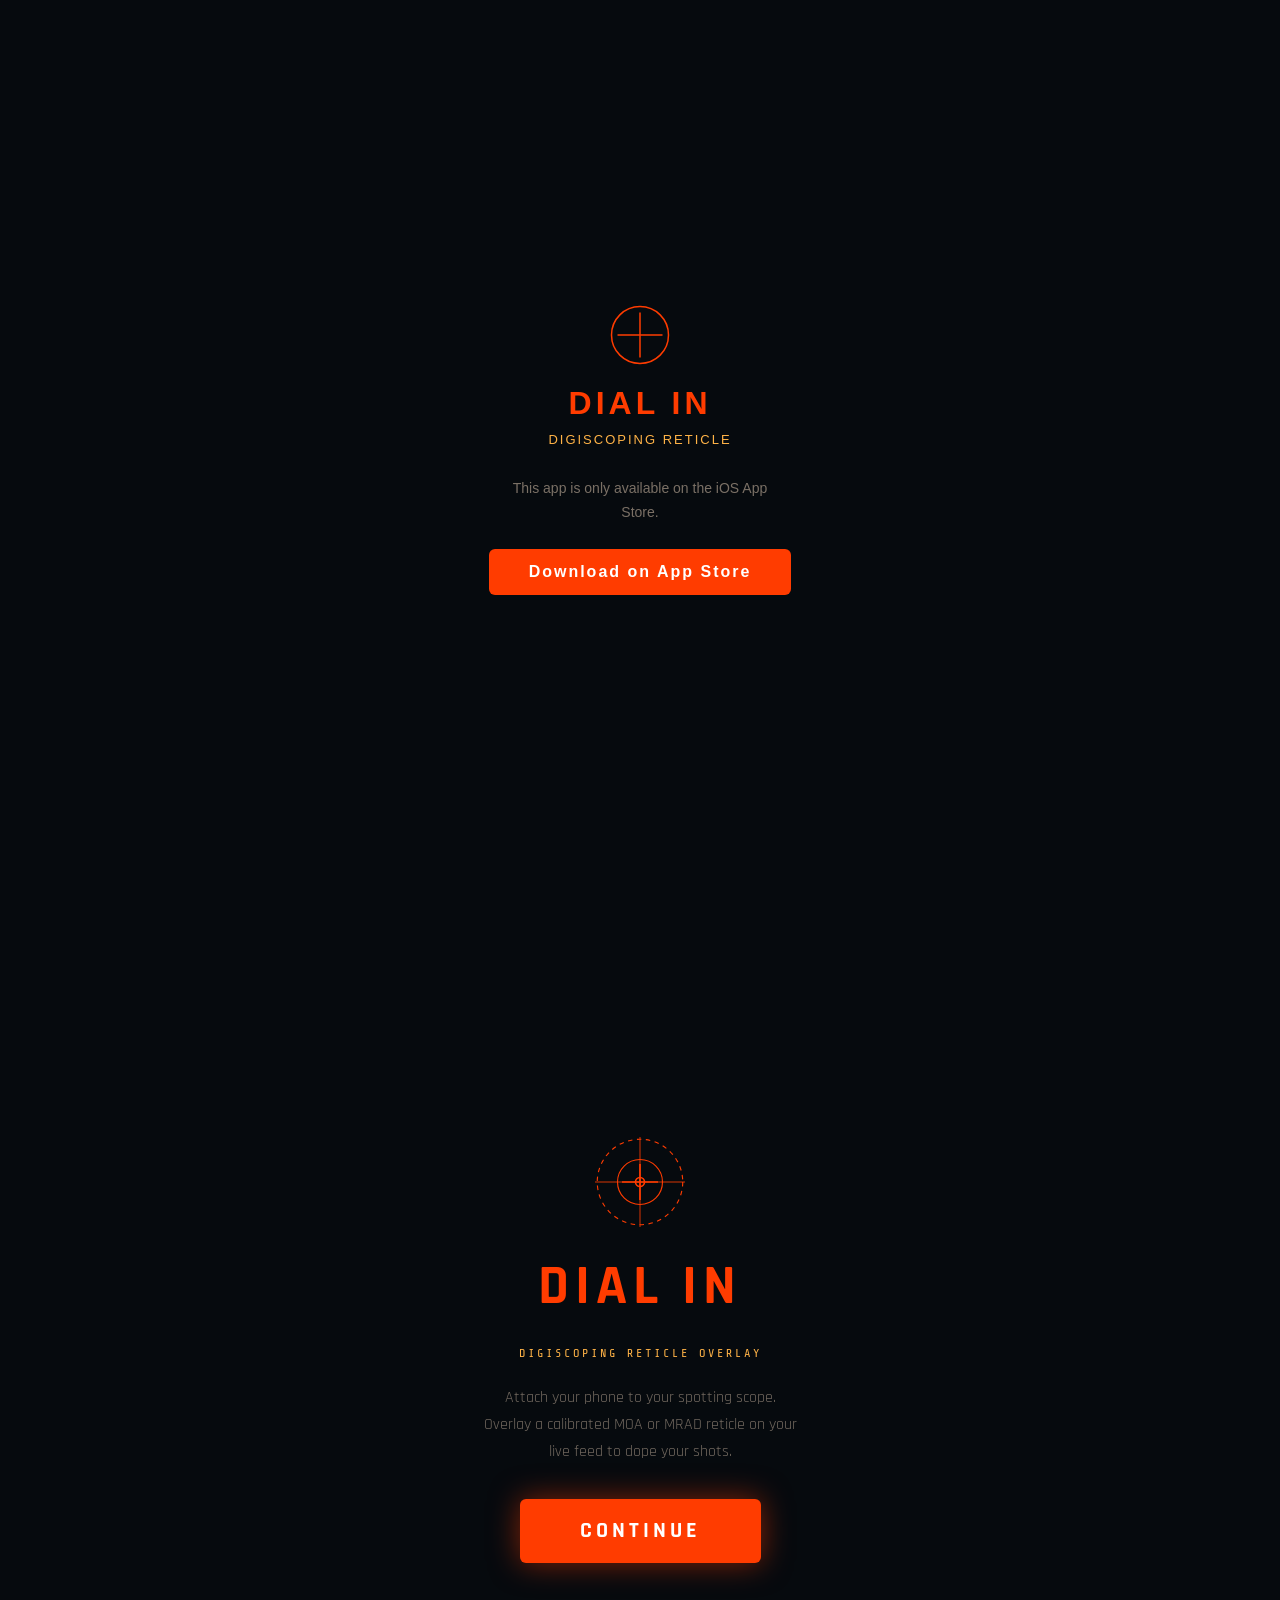
<file: index.html>
<!DOCTYPE html>
<html lang="en">

  <head>
    <meta charset="UTF-8">
    <title>Untitled</title>
    <link rel="stylesheet" href="./style.css">

  </head>
    
  <body>
  <script>
(function(){
  var isNative=window.location.protocol==='capacitor:'||
    (typeof window.Capacitor!=='undefined'&&window.Capacitor.isNativePlatform&&window.Capacitor.isNativePlatform());
  if(!isNative){
    document.write('<div style="background:#060a0e;color:#ff3c00;height:100vh;display:flex;flex-direction:column;align-items:center;justify-content:center;text-align:center;font-family:Arial,sans-serif;padding:40px"><svg width="60" height="60" viewBox="0 0 80 80" fill="none"><circle cx="40" cy="40" r="38" stroke="#ff3c00" stroke-width="2"/><line x1="40" y1="10" x2="40" y2="70" stroke="#ff3c00" stroke-width="2"/><line x1="10" y1="40" x2="70" y2="40" stroke="#ff3c00" stroke-width="2"/></svg><h1 style="font-size:32px;letter-spacing:4px;margin:20px 0 10px">DIAL IN</h1><p style="color:#ffb347;font-size:13px;letter-spacing:2px;margin-bottom:30px">DIGISCOPING RETICLE</p><p style="color:rgba(200,180,160,0.6);font-size:14px;line-height:1.7;max-width:280px">This app is only available on the iOS App Store.</p><a href="https://apps.apple.com/app/id6761078492" style="margin-top:24px;padding:14px 40px;background:#ff3c00;color:#fff;text-decoration:none;border-radius:6px;font-size:16px;font-weight:700;letter-spacing:2px">Download on App Store</a></div>');
    document.close();
  }
})();
</script>
<div id="app">
  <div id="flash"></div>
  <div id="toast"></div>

  <div id="splash">
    <svg class="crosshair-preview" viewBox="0 0 80 80" fill="none">
      <circle cx="40" cy="40" r="38" stroke="#ff3c00" stroke-width="1" stroke-dasharray="4 4"/>
      <circle cx="40" cy="40" r="20" stroke="#ff3c00" stroke-width="1"/>
      <circle cx="40" cy="40" r="4" stroke="#ff3c00" stroke-width="1.5"/>
      <line x1="40" y1="0" x2="40" y2="80" stroke="#ff3c00" stroke-width="0.75"/>
      <line x1="0" y1="40" x2="80" y2="40" stroke="#ff3c00" stroke-width="0.75"/>
      <line x1="40" y1="24" x2="40" y2="56" stroke="#ff3c00" stroke-width="1.5"/>
      <line x1="24" y1="40" x2="56" y2="40" stroke="#ff3c00" stroke-width="1.5"/>
    </svg>
 <h1>DIAL IN</h1>
    <div class="tagline">Digiscoping Reticle Overlay</div>
    <p>Attach your phone to your spotting scope. Overlay a calibrated MOA or MRAD reticle on your live feed to dope your shots.</p>
    <button id="start-btn" onclick="startCamera()">Continue</button>
  </div>
   <video id="video" autoplay playsinline muted></video>
  <div id="no-camera"></div>
  <canvas id="reticle-canvas"></canvas>
  <canvas id="composite-canvas"></canvas>

  <div class="bracket bracket-tl"></div>
  <div class="bracket bracket-tr"></div>
  <div class="bracket bracket-bl"></div>
  <div class="bracket bracket-br"></div>

  <div id="top-hud">
    <div class="hud-logo">
      <svg width="22" height="22" viewBox="0 0 24 24" fill="none">
        <circle cx="12" cy="12" r="11" stroke="#ff3c00" stroke-width="1.5"/>
        <circle cx="12" cy="12" r="5" stroke="#ff3c00" stroke-width="1.5"/>
        <circle cx="12" cy="12" r="1.5" fill="#ff3c00"/>
        <line x1="12" y1="0" x2="12" y2="24" stroke="#ff3c00" stroke-width="1"/>
        <line x1="0" y1="12" x2="24" y2="12" stroke="#ff3c00" stroke-width="1"/>
      </svg>
      <div>
        <div class="logo-text">DIAL IN</div>
        <div class="logo-sub">DIGISCOPING RETICLE</div>
      </div>
    </div>
    <div class="hud-stats">
      <div class="stat"><div class="stat-label">MAG</div><div class="stat-value" id="stat-zoom">20×</div></div>
      <div class="stat"><div class="stat-label">UNIT</div><div class="stat-value" id="stat-unit">MOA</div></div>
      <div id="cal-btn" onclick="openCal()">
        <svg width="13" height="13" viewBox="0 0 16 16" fill="none">
          <circle cx="8" cy="8" r="7" stroke="currentColor" stroke-width="1.5"/>
          <line x1="8" y1="2" x2="8" y2="14" stroke="currentColor" stroke-width="1.5"/>
          <line x1="2" y1="8" x2="14" y2="8" stroke="currentColor" stroke-width="1.5"/>
        </svg>
        <span id="cal-btn-label">CALIBRATE</span>
      </div>
    </div>
  </div>

  <div id="mode-bar">
    <button class="mode-btn active" id="btn-moa" onclick="setUnit('MOA')">MOA</button>
    <button class="mode-btn" id="btn-mrad" onclick="setUnit('MRAD')">MRAD</button>
  </div>

  <div id="settings-panel">
    <div class="control-group" style="flex:2">
      <div class="control-label">MAGNIFICATION — <span id="zoom-label">20×</span></div>
      <input type="range" id="zoom-slider" min="5" max="80" value="20" step="1" oninput="updateZoom(this.value)">
    </div>
    <div class="control-group" style="align-items:flex-end">
      <div class="control-label">COLOR</div>
      <div class="swatches">
        <div class="swatch active" style="background:#ff3c00" onclick="setColor('#ff3c00',this)"></div>
        <div class="swatch" style="background:#00ff88" onclick="setColor('#00ff88',this)"></div>
        <div class="swatch" style="background:#ffff00" onclick="setColor('#ffff00',this)"></div>
        <div class="swatch" style="background:#00cfff" onclick="setColor('#00cfff',this)"></div>
        <div class="swatch" style="background:#ffffff" onclick="setColor('#ffffff',this)"></div>
      </div>
    </div>
    <div class="control-group" style="align-items:flex-end">
      <div class="control-label">CENTER</div>
      <div class="center-opts">
        <div class="center-opt active" id="copt-crosshair" onclick="setCenter('crosshair',this)">
          <svg width="20" height="20" viewBox="0 0 22 22" fill="none"><line x1="11" y1="2" x2="11" y2="20" stroke="currentColor" stroke-width="1.8" stroke-linecap="round"/><line x1="2" y1="11" x2="20" y2="11" stroke="currentColor" stroke-width="1.8" stroke-linecap="round"/><circle cx="11" cy="11" r="3.5" stroke="currentColor" stroke-width="1.4" fill="none"/></svg>
        </div>
        <div class="center-opt" id="copt-dot" onclick="setCenter('dot',this)">
          <svg width="20" height="20" viewBox="0 0 22 22" fill="none"><line x1="11" y1="2" x2="11" y2="20" stroke="currentColor" stroke-width="1.8" stroke-linecap="round"/><line x1="2" y1="11" x2="20" y2="11" stroke="currentColor" stroke-width="1.8" stroke-linecap="round"/><circle cx="11" cy="11" r="2.8" fill="currentColor"/></svg>
        </div>
        <div class="center-opt" id="copt-swarovski" onclick="setCenter('swarovski',this)">
          <svg width="20" height="20" viewBox="0 0 22 22" fill="none">
            <line x1="11" y1="2" x2="11" y2="8.5" stroke="currentColor" stroke-width="2" stroke-linecap="round"/>
            <line x1="8.5" y1="4" x2="13.5" y2="4" stroke="currentColor" stroke-width="1.2"/>
            <line x1="9.2" y1="6" x2="12.8" y2="6" stroke="currentColor" stroke-width="1"/>
            <line x1="11" y1="13.5" x2="11" y2="20" stroke="currentColor" stroke-width="2" stroke-linecap="round"/>
            <line x1="8.5" y1="18" x2="13.5" y2="18" stroke="currentColor" stroke-width="1.2"/>
            <line x1="9.2" y1="16" x2="12.8" y2="16" stroke="currentColor" stroke-width="1"/>
            <line x1="2" y1="11" x2="8.5" y2="11" stroke="currentColor" stroke-width="2" stroke-linecap="round"/>
            <line x1="13.5" y1="11" x2="20" y2="11" stroke="currentColor" stroke-width="2" stroke-linecap="round" stroke-dasharray="1.2 2.2"/>
            <line x1="9.5" y1="11" x2="12.5" y2="11" stroke="currentColor" stroke-width="1.2"/>
            <line x1="11" y1="9.5" x2="11" y2="12.5" stroke="currentColor" stroke-width="1.2"/>
          </svg>
        </div>
      </div>
    </div>
  </div>

  <div id="rec-timer"><div class="rec-dot"></div><span id="rec-time">00:00</span></div>

  <div id="camera-bar">
    <div id="cam-mode-row">
      <span class="cam-mode-label active" id="lbl-photo" onclick="setCamMode('photo')">PHOTO</span>
      <span class="cam-mode-label" id="lbl-video" onclick="setCamMode('video')">VIDEO</span>
    </div>
    <div id="shutter-row">
      <div id="thumb-wrap">
        <svg id="thumb-placeholder" viewBox="0 0 28 28" fill="none">
          <rect x="2" y="6" width="24" height="18" rx="3" stroke="rgba(255,255,255,0.4)" stroke-width="1.5" fill="none"/>
          <circle cx="14" cy="15" r="5" stroke="rgba(255,255,255,0.4)" stroke-width="1.5" fill="none"/>
          <path d="M9 6l2-3h6l2 3" stroke="rgba(255,255,255,0.4)" stroke-width="1.5" fill="none"/>
        </svg>
        <img id="thumb-img" alt="last capture"/>
      </div>
      <div id="shutter-btn" onclick="handleShutter()"><div id="shutter-inner"></div></div>
      <div id="reticle-toggle" onclick="toggleReticle()">
        <svg id="reticle-toggle-icon" width="26" height="26" viewBox="0 0 26 26" fill="none">
          <circle cx="13" cy="13" r="11" stroke="#fff" stroke-width="1.6"/>
          <circle cx="13" cy="13" r="5" stroke="#fff" stroke-width="1.6"/>
          <circle cx="13" cy="13" r="1.8" fill="#fff"/>
          <line x1="13" y1="1" x2="13" y2="25" stroke="#fff" stroke-width="1.2"/>
          <line x1="1" y1="13" x2="25" y2="13" stroke="#fff" stroke-width="1.2"/>
        </svg>
      </div>
    </div>
  </div>

  <div id="cal-overlay">
    <canvas id="cal-canvas"></canvas>
    <div id="cal-header">
      <div style="display:flex;align-items:center;justify-content:space-between;">
        <div class="cal-title">⊕ Calibrate Reticle</div>
      </div>
      <div class="cal-sub">Point at a target of known size. Enter the target size and distance, then use the slider to spread the bracket lines until they match the edges of your target through the scope.</div>
      <div class="cal-inputs">
        <div class="cal-input-group">
          <div class="cal-input-label">Target Size (inches)</div>
          <input class="cal-input" type="number" id="cal-size" value="1" min="0.1" max="100" step="0.1" inputmode="decimal" onchange="updateCalReadout()">
        </div>
        <div class="cal-input-group">
          <div class="cal-input-label">Distance (yards)</div>
          <input class="cal-input" type="number" id="cal-dist" value="100" min="1" max="2000" step="1" inputmode="numeric" onchange="updateCalReadout()">
        </div>
      </div>
    </div>
    <div id="cal-footer">
      <div class="cal-spread-row">
        <div class="cal-spread-label">BRACKET SPREAD</div>
        <input type="range" id="cal-spread-slider" min="20" max="800" value="200" step="1" oninput="updateCalBrackets(this.value)">
        <div id="cal-spread-val">200px</div>
      </div>
      <div id="cal-readout">Target = <span id="cal-moa-val">—</span> · <span id="cal-mrad-val">—</span> · Spread = <span id="cal-px-val">200</span>px</div>
      <div class="cal-btn-row">
        <button class="cal-action-btn" id="cal-cancel-btn" onclick="closeCal()">CANCEL</button>
        <button class="cal-action-btn" id="cal-confirm-btn" onclick="confirmCal()">SAVE CALIBRATION ✓</button>
      </div>
    </div>
  </div>

</div>
    <script  src="./script.js"></script>

  </body>
  
</html>
</file>
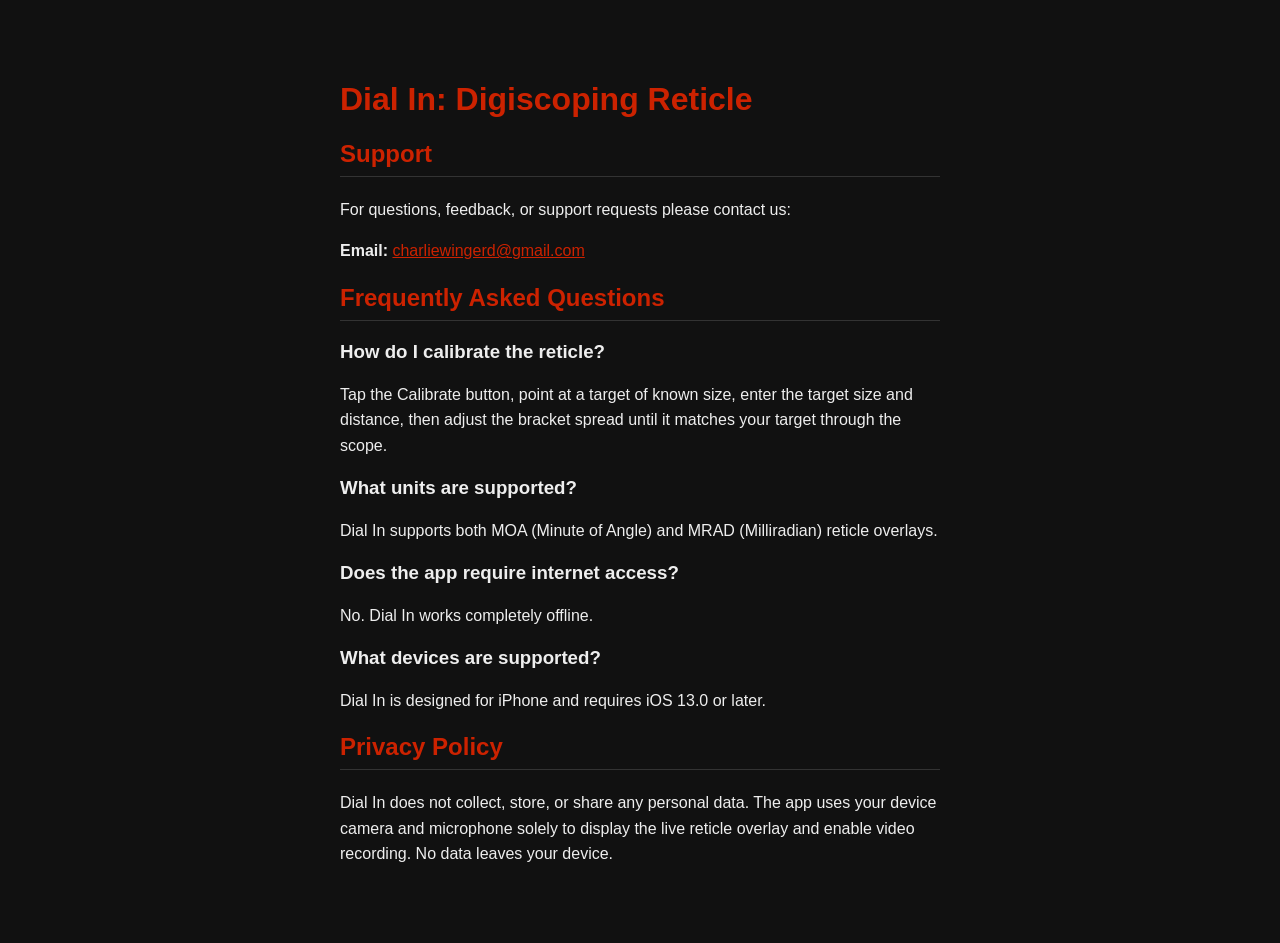
<file: support.html>
<!DOCTYPE html>
<html lang="en">
<head>
<meta charset="UTF-8">
<meta name="viewport" content="width=device-width, initial-scale=1.0">
<title>Dial In - Support</title>
<style>
body{font-family:Arial,sans-serif;max-width:600px;margin:40px auto;padding:20px;background:#111;color:#eee}
h1{color:#cc2200}h2{color:#cc2200;border-bottom:1px solid #333;padding-bottom:8px}
a{color:#cc2200}p{line-height:1.6}
</style>
</head>
<body>
<h1>Dial In: Digiscoping Reticle</h1>
<h2>Support</h2>
<p>For questions, feedback, or support requests please contact us:</p>
<p><strong>Email:</strong> <a href="mailto:charliewingerd@gmail.com">charliewingerd@gmail.com</a></p>
<h2>Frequently Asked Questions</h2>
<h3>How do I calibrate the reticle?</h3>
<p>Tap the Calibrate button, point at a target of known size, enter the target size and distance, then adjust the bracket spread until it matches your target through the scope.</p>
<h3>What units are supported?</h3>
<p>Dial In supports both MOA (Minute of Angle) and MRAD (Milliradian) reticle overlays.</p>
<h3>Does the app require internet access?</h3>
<p>No. Dial In works completely offline.</p>
<h3>What devices are supported?</h3>
<p>Dial In is designed for iPhone and requires iOS 13.0 or later.</p>
<h2>Privacy Policy</h2>
<p>Dial In does not collect, store, or share any personal data. The app uses your device camera and microphone solely to display the live reticle overlay and enable video recording. No data leaves your device.</p>
</body>
</html>
</file>
<file: style.css>
@import url('https://fonts.googleapis.com/css2?family=Rajdhani:wght@400;500;600;700&family=Share+Tech+Mono&display=swap');
:root{--accent:#ff3c00;--accent2:#ffb347;--text:#e8ddd0;--hud-bg:rgba(8,12,16,0.88);--hud-border:rgba(255,80,20,0.35);}
*{margin:0;padding:0;box-sizing:border-box;}
body{background:#000;color:var(--text);font-family:'Rajdhani',sans-serif;height:100dvh;width:100dvw;overflow:hidden;touch-action:none;}
#app{position:relative;width:100%;height:100%;display:flex;align-items:center;justify-content:center;}
#video{position:absolute;inset:0;width:100%;height:100%;object-fit:cover;z-index:1;}
#app::after{content:'';position:absolute;inset:0;background:radial-gradient(ellipse at center,transparent 45%,rgba(0,0,0,0.65) 100%);z-index:2;pointer-events:none;}
#reticle-canvas{position:absolute;inset:0;width:100%;height:100%;z-index:3;pointer-events:none;}
#composite-canvas{position:absolute;inset:0;width:100%;height:100%;z-index:0;pointer-events:none;display:none;}

#top-hud{position:absolute;top:0;left:0;right:0;z-index:10;height:100px;display:flex;align-items:flex-end;justify-content:space-between;background:var(--hud-bg);border-bottom:1px solid var(--hud-border);backdrop-filter:blur(12px);padding:0 12px 10px;}
.hud-logo{display:flex;align-items:center;gap:10px;}
.logo-text{font-size:22px;font-weight:700;letter-spacing:3px;color:var(--accent);line-height:1;}
.logo-sub{font-size:9px;letter-spacing:2px;color:rgba(200,180,160,0.45);font-family:'Share Tech Mono',monospace;}
.hud-stats{display:flex;align-items:center;gap:14px;}
.stat{text-align:right;}
.stat-label{font-size:9px;letter-spacing:2px;color:rgba(200,180,160,0.45);font-family:'Share Tech Mono',monospace;}
.stat-value{font-size:18px;font-weight:600;color:var(--accent2);font-family:'Share Tech Mono',monospace;line-height:1;}

#cal-btn{display:flex;align-items:center;gap:6px;padding:0 14px;min-height:52px;min-width:100px;background:rgba(255,60,0,0.12);border:1px solid var(--hud-border);border-radius:6px;cursor:pointer;font-family:'Rajdhani',sans-serif;font-size:16px;font-weight:700;letter-spacing:2px;text-transform:uppercase;color:rgba(200,180,160,0.6);transition:all .15s;white-space:nowrap;}
#cal-btn.calibrated{color:#00ff88;border-color:rgba(0,255,136,0.4);background:rgba(0,255,136,0.08);}

#mode-bar{position:absolute;top:108px;left:50%;transform:translateX(-50%);z-index:10;display:flex;background:var(--hud-bg);border:1px solid var(--hud-border);border-radius:8px;overflow:hidden;backdrop-filter:blur(12px);}
.mode-btn{padding:10px 32px;font-family:'Rajdhani',sans-serif;font-size:16px;font-weight:700;letter-spacing:2px;text-transform:uppercase;background:transparent;color:rgba(200,180,160,0.45);border:none;cursor:pointer;transition:all .15s;min-height:44px;}
.mode-btn.active{background:var(--accent);color:#fff;}

#settings-panel{position:absolute;top:162px;left:0;right:0;z-index:10;padding:0 16px;display:flex;align-items:center;gap:14px;}
.control-group{display:flex;flex-direction:column;gap:8px;}
.control-label{font-size:10px;letter-spacing:2px;text-transform:uppercase;color:rgba(200,180,160,0.45);font-family:'Share Tech Mono',monospace;}
.control-label span{color:var(--accent2);}

input[type=range]{-webkit-appearance:none;appearance:none;width:100%;height:6px;background:rgba(255,60,0,0.25);border-radius:3px;outline:none;cursor:pointer;}
input[type=range]::-webkit-slider-thumb{-webkit-appearance:none;width:36px;height:36px;border-radius:50%;background:var(--accent);border:3px solid #fff;box-shadow:0 0 10px rgba(255,60,0,0.7);cursor:pointer;}

.swatches{display:flex;gap:10px;}
.swatch{width:34px;height:34px;border-radius:50%;border:2px solid transparent;cursor:pointer;transition:transform .15s,border-color .15s;flex-shrink:0;}
.swatch.active{border-color:#fff;transform:scale(1.2);}

.center-opts{display:flex;gap:8px;}
.center-opt{width:44px;height:44px;border-radius:8px;border:1.5px solid rgba(255,255,255,0.2);display:flex;align-items:center;justify-content:center;cursor:pointer;color:rgba(255,255,255,0.35);transition:all .15s;flex-shrink:0;}
.center-opt.active{border-color:var(--accent);color:var(--accent);background:rgba(255,60,0,0.12);}

#camera-bar{position:absolute;bottom:0;left:0;right:0;z-index:10;background:rgba(0,0,0,0.5);padding:20px 0 55px;display:flex;flex-direction:column;align-items:center;gap:20px;}

#cam-mode-row{display:flex;align-items:center;gap:0;background:rgba(255,255,255,0.12);border-radius:30px;padding:4px;}
.cam-mode-label{font-family:'Rajdhani',sans-serif;font-size:17px;font-weight:600;letter-spacing:2px;text-transform:uppercase;color:rgba(255,255,255,0.5);cursor:pointer;transition:all .2s;padding:10px 28px;border-radius:26px;min-height:48px;display:flex;align-items:center;}
.cam-mode-label.active{color:#000;background:#fff;}

#shutter-row{display:flex;align-items:center;justify-content:center;width:100%;padding:0 40px;position:relative;}

#thumb-wrap{position:absolute;left:40px;width:72px;height:72px;border-radius:14px;overflow:hidden;border:2px solid rgba(255,255,255,0.6);background:rgba(255,255,255,0.1);display:flex;align-items:center;justify-content:center;cursor:pointer;}
#thumb-img{width:100%;height:100%;object-fit:cover;display:none;}
#thumb-placeholder{width:36px;height:36px;opacity:0.4;}

#shutter-btn{width:110px;height:110px;border-radius:50%;border:6px solid #fff;display:flex;align-items:center;justify-content:center;cursor:pointer;transition:transform .1s;flex-shrink:0;}
#shutter-btn:active{transform:scale(0.92);}
#shutter-inner{width:90px;height:90px;border-radius:50%;background:#fff;transition:all .25s cubic-bezier(.4,0,.2,1);}
#shutter-btn.recording #shutter-inner{border-radius:10px;width:36px;height:36px;background:#ff2020;}
#shutter-btn.recording{animation:shutterPulse 1.4s ease-in-out infinite;}
@keyframes shutterPulse{0%,100%{border-color:rgba(255,255,255,0.6)}50%{border-color:rgba(255,80,80,1)}}

#reticle-toggle{position:absolute;right:40px;width:72px;height:72px;border-radius:50%;background:rgba(255,255,255,0.15);backdrop-filter:blur(8px);display:flex;align-items:center;justify-content:center;cursor:pointer;transition:background .15s,border .15s;}
#reticle-toggle:active{background:rgba(255,255,255,0.3);}
#reticle-toggle.reticle-off{background:rgba(255,60,0,0.18);border:2px solid rgba(255,60,0,0.6);}

#rec-timer{position:absolute;top:108px;left:50%;transform:translateX(-50%);z-index:10;background:rgba(8,12,16,0.88);border:1px solid rgba(255,0,0,0.5);border-radius:4px;padding:4px 16px;font-family:'Share Tech Mono',monospace;font-size:15px;color:#ff4444;letter-spacing:2px;display:none;align-items:center;gap:7px;}
#rec-timer.visible{display:flex;}
.rec-dot{width:8px;height:8px;border-radius:50%;background:#ff0000;animation:recBlink 1s ease-in-out infinite;}
@keyframes recBlink{0%,100%{opacity:1}50%{opacity:0.15}}

#flash{position:absolute;inset:0;z-index:20;background:#fff;opacity:0;pointer-events:none;transition:opacity 0.05s;}
#flash.snap{opacity:0.9;}
#toast{position:absolute;top:110px;left:50%;transform:translateX(-50%);z-index:15;background:rgba(8,12,16,0.92);border:1px solid var(--hud-border);border-radius:6px;padding:9px 20px;font-family:'Share Tech Mono',monospace;font-size:13px;letter-spacing:1.5px;color:var(--accent2);white-space:nowrap;opacity:0;transition:opacity 0.3s;pointer-events:none;}
#toast.show{opacity:1;}

.bracket{position:absolute;width:28px;height:28px;z-index:5;pointer-events:none;opacity:0.4;}
.bracket-tl{top:108px;left:8px;border-top:1px solid var(--accent);border-left:1px solid var(--accent);}
.bracket-tr{top:108px;right:8px;border-top:1px solid var(--accent);border-right:1px solid var(--accent);}
.bracket-bl{bottom:260px;left:8px;border-bottom:1px solid var(--accent);border-left:1px solid var(--accent);}
.bracket-br{bottom:260px;right:8px;border-bottom:1px solid var(--accent);border-right:1px solid var(--accent);}

#no-camera{display:none;position:absolute;inset:0;z-index:2;background:#050810;}
#cal-overlay{position:absolute;inset:0;z-index:50;background:rgba(0,0,0,0.15);display:none;flex-direction:column;align-items:center;}
#cal-overlay.visible{display:flex;}
#cal-header{width:100%;background:var(--hud-bg);border-bottom:1px solid var(--hud-border);padding:50px 20px 14px;display:flex;flex-direction:column;gap:12px;}
.cal-title{font-size:20px;font-weight:700;letter-spacing:3px;color:var(--accent);text-transform:uppercase;}
.cal-sub{font-size:13px;color:rgba(200,180,160,0.6);font-family:'Share Tech Mono',monospace;letter-spacing:1px;line-height:1.5;}
.cal-inputs{display:flex;gap:12px;align-items:flex-end;}
.cal-input-group{display:flex;flex-direction:column;gap:6px;flex:1;}
.cal-input-label{font-size:10px;letter-spacing:2px;text-transform:uppercase;color:rgba(200,180,160,0.5);font-family:'Share Tech Mono',monospace;}
.cal-input{background:rgba(255,255,255,0.06);border:1px solid rgba(255,80,20,0.4);border-radius:4px;padding:12px 10px;font-family:'Share Tech Mono',monospace;font-size:18px;color:#fff;width:100%;outline:none;-webkit-appearance:none;min-height:48px;}
.cal-input:focus{border-color:var(--accent);}
#cal-canvas{position:absolute;inset:0;width:100%;height:100%;z-index:51;}
#cal-footer{position:absolute;bottom:0;left:0;right:0;background:var(--hud-bg);border-top:1px solid var(--hud-border);padding:16px 20px 40px;display:flex;flex-direction:column;gap:12px;z-index:52;}
.cal-spread-row{display:flex;align-items:center;gap:12px;}
.cal-spread-label{font-size:10px;letter-spacing:2px;color:rgba(200,180,160,0.5);font-family:'Share Tech Mono',monospace;white-space:nowrap;}
#cal-spread-val{font-family:'Share Tech Mono',monospace;font-size:15px;color:var(--accent2);min-width:55px;text-align:right;}
.cal-btn-row{display:flex;gap:12px;}
.cal-action-btn{flex:1;padding:16px 0;font-family:'Rajdhani',sans-serif;font-size:17px;font-weight:700;letter-spacing:3px;text-transform:uppercase;border:none;border-radius:6px;cursor:pointer;transition:all .15s;min-height:52px;}
#cal-confirm-btn{background:var(--accent);color:#fff;box-shadow:0 0 20px rgba(255,60,0,0.4);}
#cal-cancel-btn{background:rgba(255,255,255,0.08);color:rgba(200,180,160,0.6);border:1px solid rgba(255,255,255,0.15);}
#cal-readout{text-align:center;font-family:'Share Tech Mono',monospace;font-size:12px;color:rgba(200,180,160,0.5);letter-spacing:1px;}
#cal-readout span{color:var(--accent2);}

#splash{position:absolute;inset:0;z-index:100;background:#060a0e;display:flex;flex-direction:column;align-items:center;justify-content:center;gap:24px;padding:40px;text-align:center;}
#splash h1{font-size:56px;font-weight:700;letter-spacing:6px;color:var(--accent);}
.tagline{font-size:12px;letter-spacing:3px;text-transform:uppercase;color:var(--accent2);font-family:'Share Tech Mono',monospace;}
#splash p{font-size:16px;color:rgba(200,180,160,0.55);line-height:1.7;max-width:320px;}
#start-btn{margin-top:10px;padding:18px 60px;background:var(--accent);color:#fff;border:none;border-radius:6px;font-family:'Rajdhani',sans-serif;font-size:22px;font-weight:700;letter-spacing:4px;text-transform:uppercase;cursor:pointer;box-shadow:0 0 30px rgba(255,60,0,0.5);min-height:60px;}
.crosshair-preview{width:90px;height:90px;}
</file>
